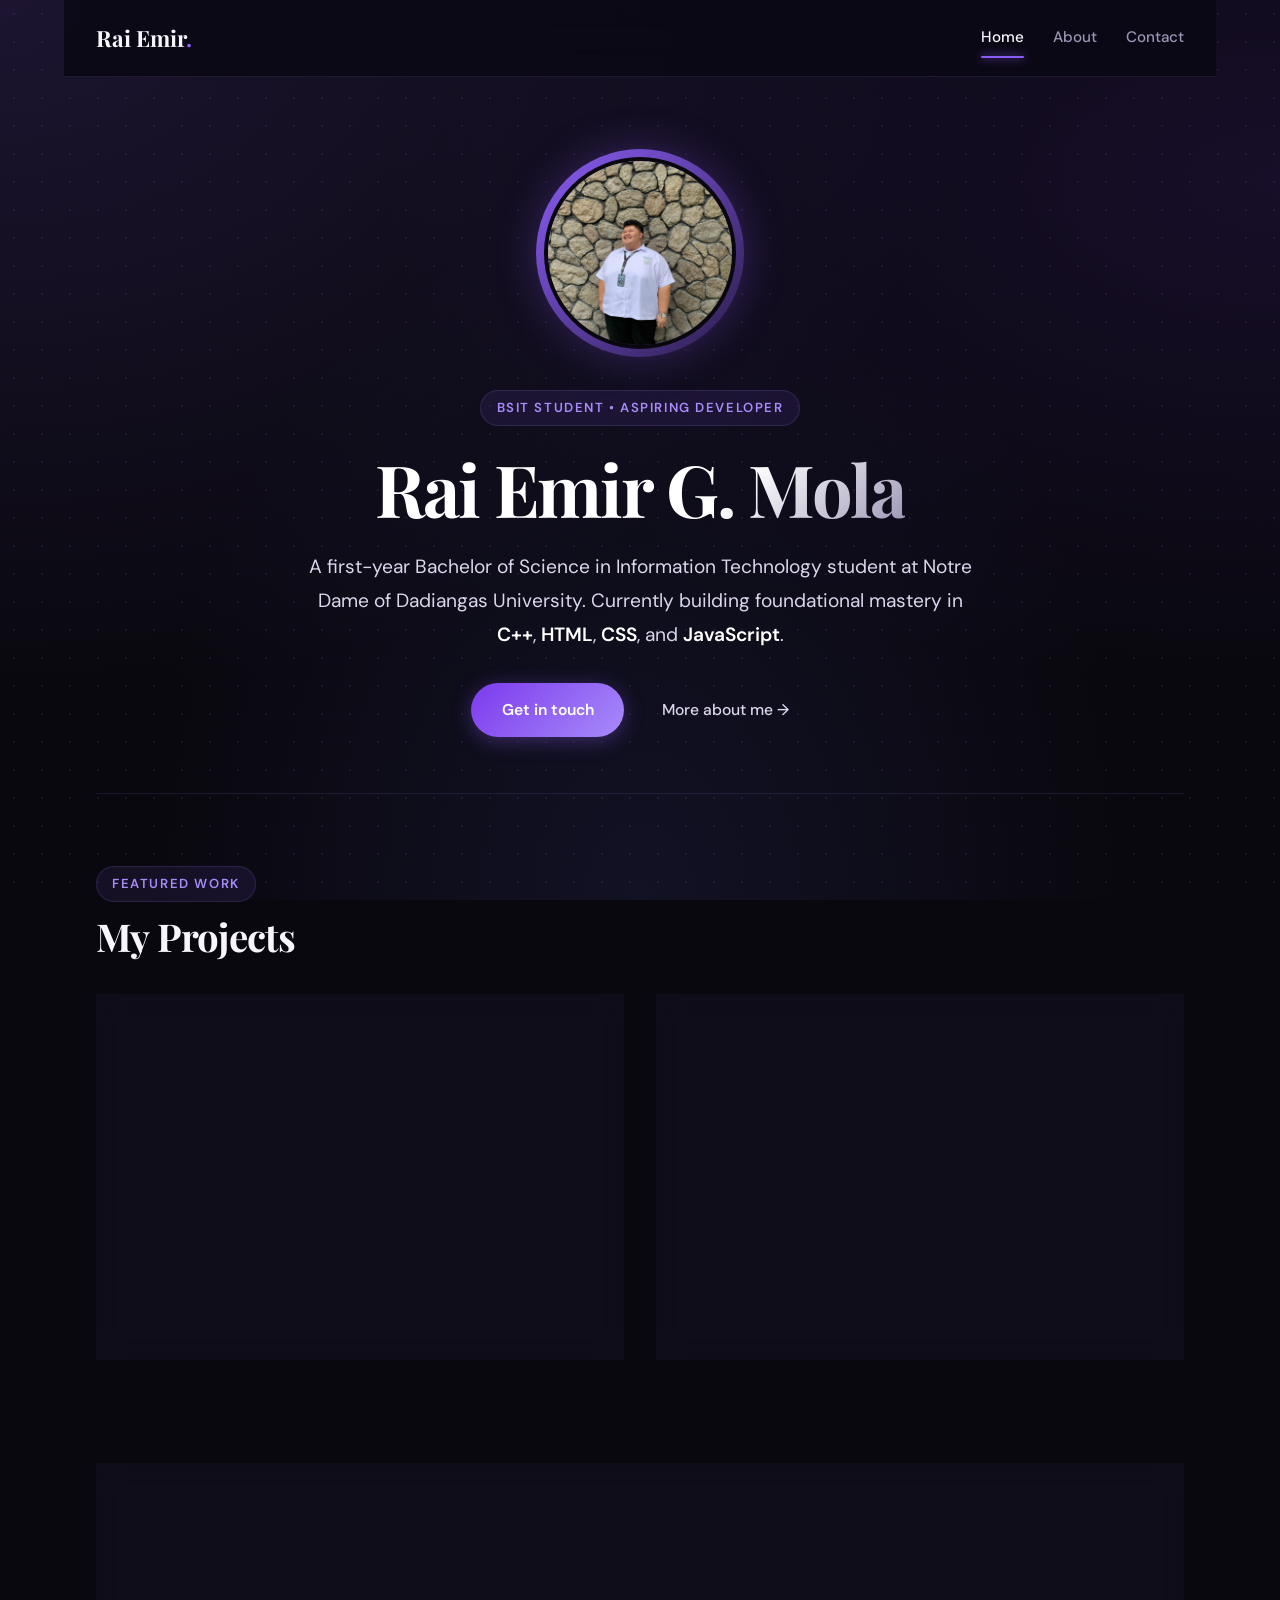
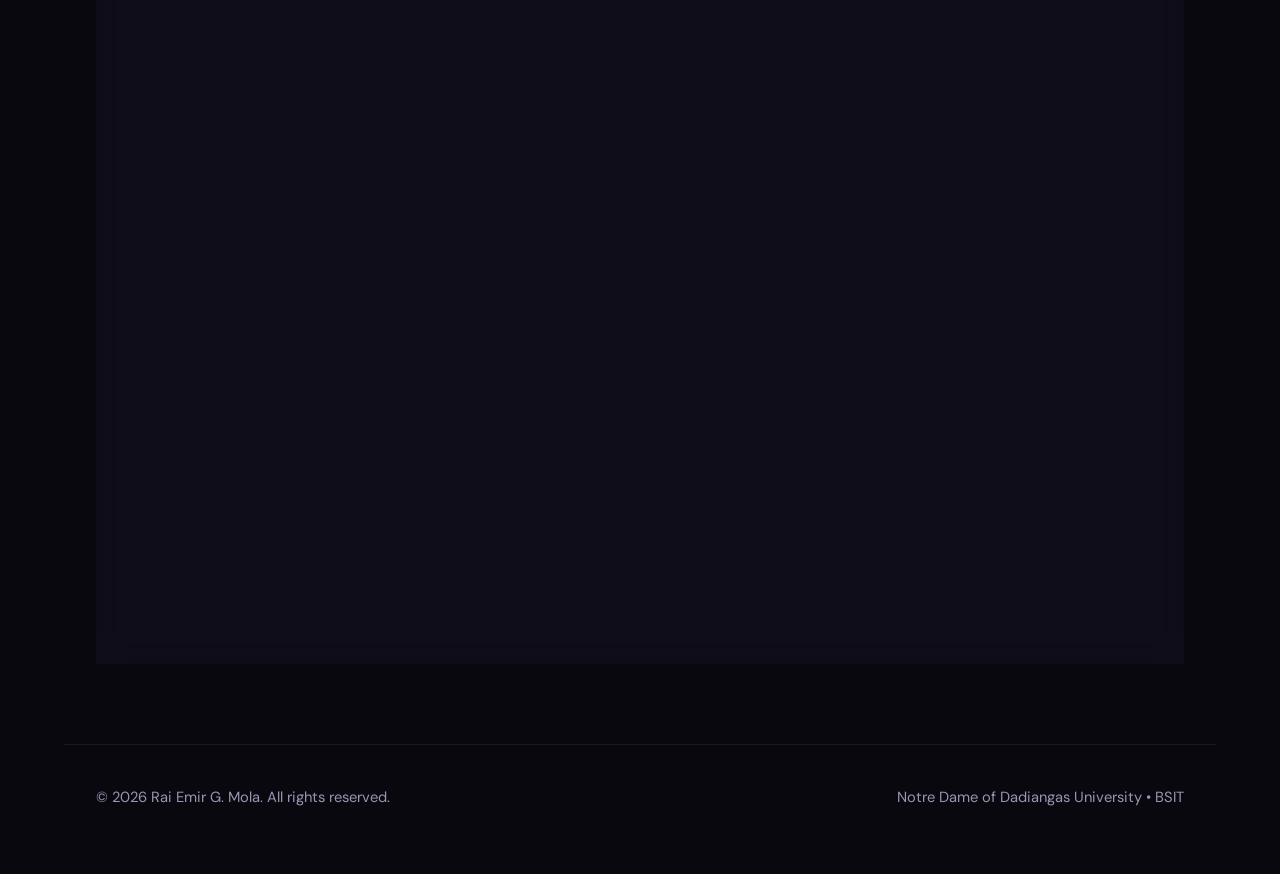
<file: index.html>
<!DOCTYPE html>
<html lang="en">
<head>
    <meta charset="utf-8">
    <meta name="viewport" content="width=device-width, initial-scale=1.0">
    <title>Rai Emir G. Mola - Portfolio</title>
    <link rel="preconnect" href="https://fonts.googleapis.com">
    <link rel="preconnect" href="https://fonts.gstatic.com" crossorigin>
    <link href="https://fonts.googleapis.com/css2?family=DM+Sans:wght@400;500;600;700&family=Playfair+Display:wght@600;700&display=swap" rel="stylesheet">
    <link rel="stylesheet" href="style.css">
</head>
<body>

    <!-- Navigation -->
    <nav class="nav-container">
        <a href="index.html" class="nav-brand">Rai Emir<span>.</span></a>
        <div class="nav-links">
            <a href="index.html" aria-current="page">Home</a>
            <a href="about.html">About</a>
            <a href="#contact">Contact</a>
        </div>
    </nav>

    <main>
        <!-- Hero: Picture sa ITAAS, Pangalan sa IBABA -->
        <header class="hero">
            <div class="hero-avatar">
                <div class="avatar-glow">
                    <img src="images/me.jpg" alt="Photo of Rai Emir G. Mola" class="me">
                </div>
            </div>

            <div class="hero-content">
                <span class="greeting">BSIT Student &bull; Aspiring Developer</span>
                <h1>Rai Emir G. Mola</h1>
                <p class="hero-bio">
                    A first-year Bachelor of Science in Information Technology student at Notre Dame of Dadiangas University. Currently building foundational mastery in <strong>C++</strong>, <strong>HTML</strong>, <strong>CSS</strong>, and <strong>JavaScript</strong>.
                </p>
                <div class="hero-actions">
                    <a class="btn" href="#contact">Get in touch</a>
                    <a class="btn-secondary" href="about.html">More about me &rarr;</a>
                </div>
            </div>
        </header>

        <!-- Projects: 2-Column Grid -->
        <section class="projects-section">
            <div class="section-header">
                <span class="section-tag">Featured Work</span>
                <h2 id="projects">My Projects</h2>
            </div>

            <div class="projects-grid">
                <article class="project">
                    <div class="project-tag">C++ &bull; Algorithms</div>
                    <h3>Matrix Addition and Subtraction</h3>
                    <p>A C++ program that validates matrix dimensions up to 10&times;10 and performs element-wise addition and subtraction based on user input. Displays calculated sum and difference neatly side-by-side.</p>
                    <div class="project-learning">
                        <strong>Key Learnings:</strong> 2D array manipulation, nested iteration loops, and console formatting with <code>setw</code>.
                    </div>
                </article>

                <article class="project">
                    <div class="project-tag">C++ &bull; Data Processing</div>
                    <h3>ABC Corporation Sales Report Program</h3>
                    <p>A C++ program tracking monthly sales across five outlets using a 2D array, computing row/column totals for a comprehensive summary table, and evaluating top and bottom performers.</p>
                    <div class="project-learning">
                        <strong>Key Learnings:</strong> Multi-dimensional array aggregation, computing row/column sums, and min/max tracking logic.
                    </div>
                </article>
            </div>
        </section>

        <!-- Contact Section -->
        <section id="contact" class="contact-card">
            <div class="contact-text">
                <span class="section-tag">Let's Connect</span>
                <h2>Get in Touch</h2>
                <p>Have questions, academic collaboration opportunities, or just want to say hi? Feel free to reach out anytime!</p>
            </div>
            <div class="contact-action">
                <p class="contact-email">Email: <a href="mailto:raiemirmola@gmail.com">raiemirmola@gmail.com</a></p>
                <a class="btn" href="mailto:raiemirmola@gmail.com">Send an Email</a>
            </div>

            <form id="contactForm" class="contact-form">
                <label for="name">Name</label>
                <input id="name" name="name" type="text" required>

                <label for="email">Email</label>
                <input id="email" name="email" type="email" required>

                <label for="message">Message</label>
                <textarea id="message" name="message" required></textarea>

                <button type="submit" class="btn">Send Message</button>
                <p id="formMessage" aria-live="polite"></p>
            </form>
        </section>
    </main>

    <footer>
        <div class="footer-content">
            <p>&copy; 2026 Rai Emir G. Mola. All rights reserved.</p>
            <p class="footer-sub">Notre Dame of Dadiangas University &bull; BSIT</p>
        </div>
    </footer>

    <script src="script.js" defer></script>
</body>
</html>
</file>
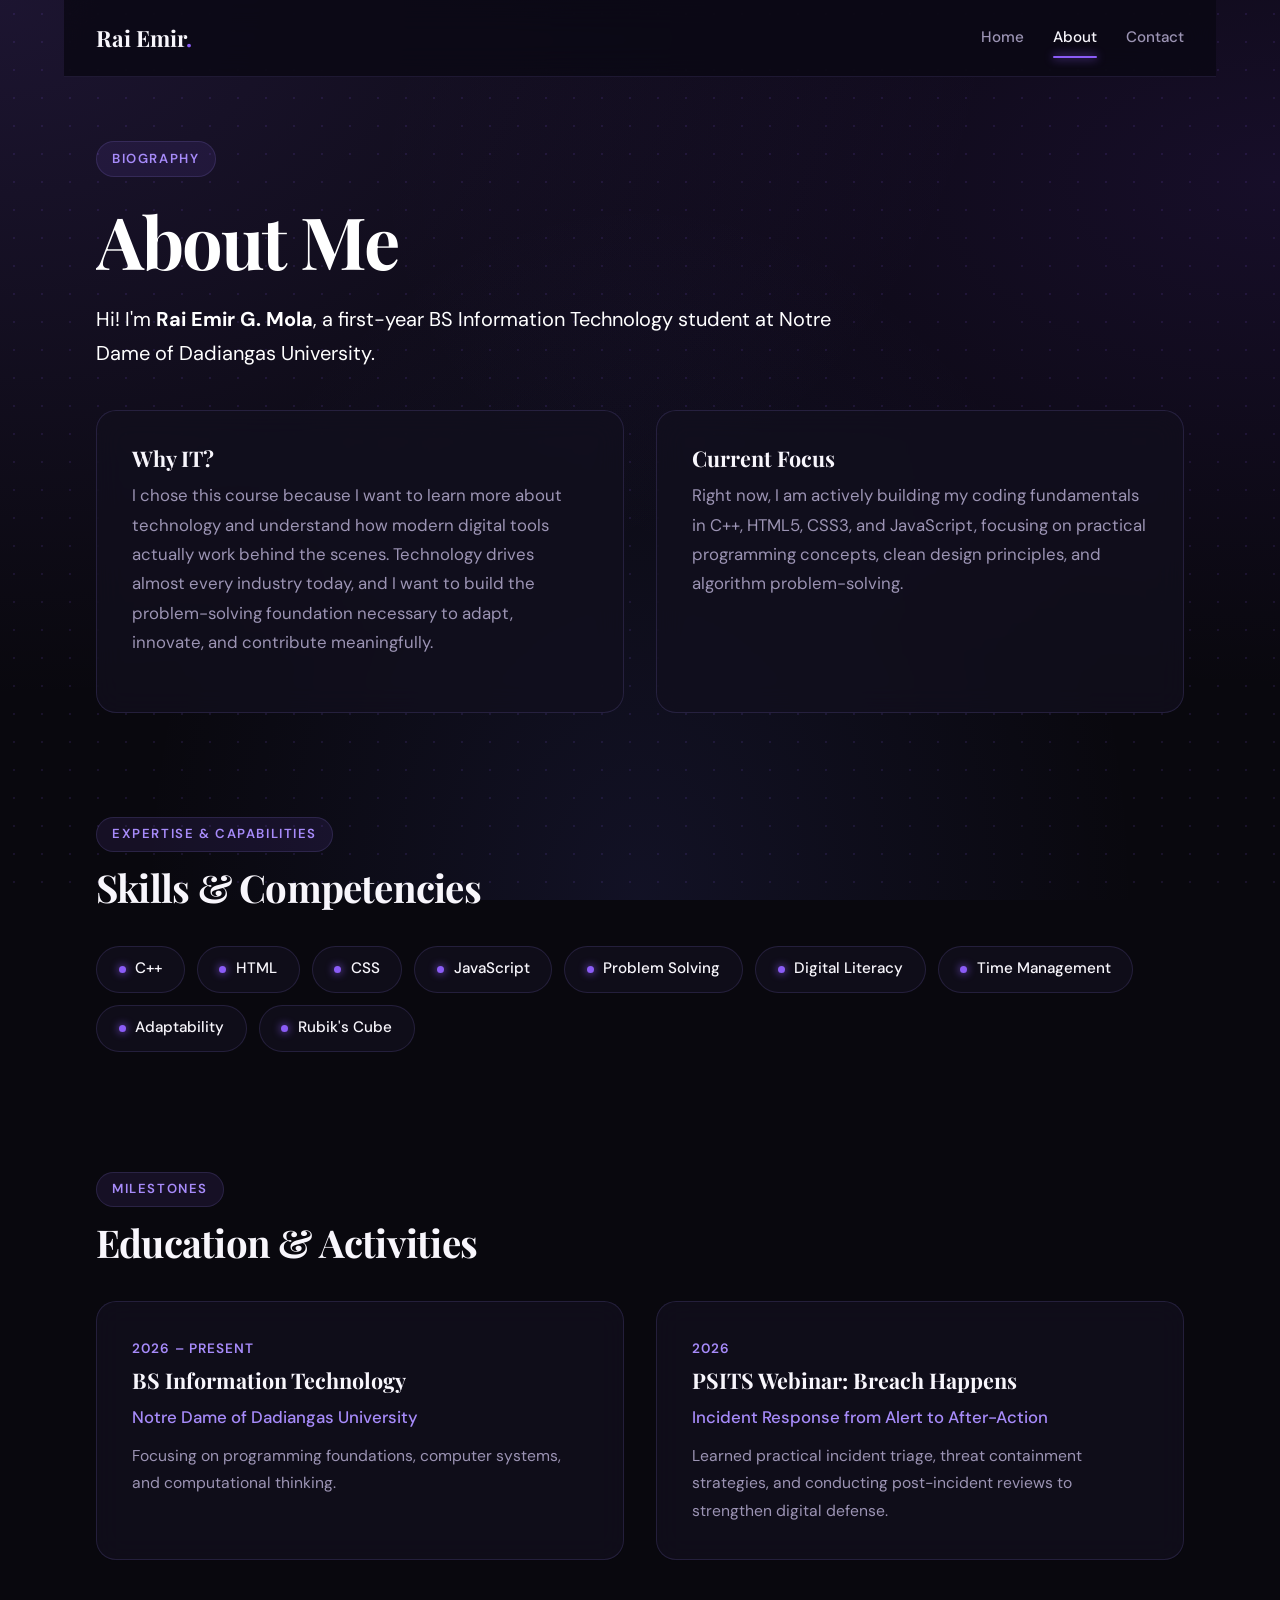
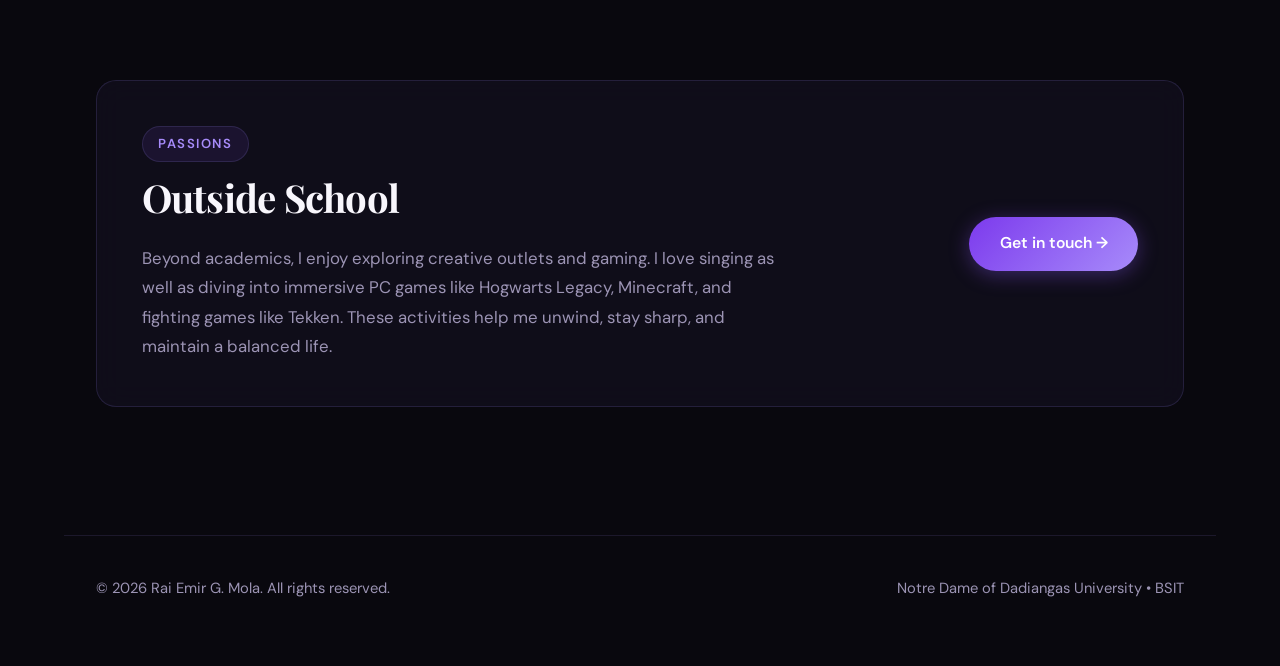
<file: about.html>
<!DOCTYPE html>
<html lang="en">
    <head>
        <meta charset="utf-8">
        <meta name="viewport" content="width=device-width, initial-scale=1.0">
        <title>About - Rai Emir G. Mola</title>
        <link rel="preconnect" href="https://fonts.googleapis.com">
        <link rel="preconnect" href="https://fonts.gstatic.com" crossorigin>
        <link href="https://fonts.googleapis.com/css2?family=DM+Sans:wght@400;500;600;700&family=Playfair+Display:wght@600;700&display=swap" rel="stylesheet">
        <link rel="stylesheet" href="style.css">
    </head>
    <body>
        <nav class="nav-container">
            <a href="index.html" class="nav-brand">Rai Emir<span>.</span></a>
            <div class="nav-links">
                <a href="index.html">Home</a>
                <a href="about.html" aria-current="page">About</a>
                <a href="index.html#contact">Contact</a>
            </div>
        </nav>

        <main>
            <header class="about-hero">
                <span class="section-tag">Biography</span>
                <h1>About Me</h1>
                <p class="about-lead">
                    Hi! I'm <strong>Rai Emir G. Mola</strong>, a first-year BS Information Technology student at Notre Dame of Dadiangas University.
                </p>
                
                <div class="about-grid">
                    <div class="about-card">
                        <h3>Why IT?</h3>
                        <p>I chose this course because I want to learn more about technology and understand how modern digital tools actually work behind the scenes. Technology drives almost every industry today, and I want to build the problem-solving foundation necessary to adapt, innovate, and contribute meaningfully.</p>
                    </div>
                    <div class="about-card">
                        <h3>Current Focus</h3>
                        <p>Right now, I am actively building my coding fundamentals in C++, HTML5, CSS3, and JavaScript, focusing on practical programming concepts, clean design principles, and algorithm problem-solving.</p>
                    </div>
                </div>
            </header>

            <section class="content-section">
                <div class="section-header">
                    <span class="section-tag">Expertise &amp; Capabilities</span>
                    <h2>Skills &amp; Competencies</h2>
                </div>
                <ul class="skills">
                    <li><span class="skill-dot"></span>C++</li>
                    <li><span class="skill-dot"></span>HTML</li>
                    <li><span class="skill-dot"></span>CSS</li>
                    <li><span class="skill-dot"></span>JavaScript</li>
                    <li><span class="skill-dot"></span>Problem Solving</li>
                    <li><span class="skill-dot"></span>Digital Literacy</li>
                    <li><span class="skill-dot"></span>Time Management</li>
                    <li><span class="skill-dot"></span>Adaptability</li>
                    <li><span class="skill-dot"></span>Rubik's Cube</li>
                </ul>
            </section>

            <section class="content-section">
                <div class="section-header">
                    <span class="section-tag">Milestones</span>
                    <h2>Education &amp; Activities</h2>
                </div>
                <div class="entries-grid">
                    <div class="entry-card">
                        <span class="entry-date">2026 &ndash; Present</span>
                        <h3>BS Information Technology</h3>
                        <p class="entry-institution">Notre Dame of Dadiangas University</p>
                        <p class="entry-desc">Focusing on programming foundations, computer systems, and computational thinking.</p>
                    </div>
                    <div class="entry-card">
                        <span class="entry-date">2026</span>
                        <h3>PSITS Webinar: Breach Happens</h3>
                        <p class="entry-institution">Incident Response from Alert to After-Action</p>
                        <p class="entry-desc">Learned practical incident triage, threat containment strategies, and conducting post-incident reviews to strengthen digital defense.</p>
                    </div>
                </div>
            </section>

            <section class="content-section">
                <div class="outside-card">
                    <div class="outside-text">
                        <span class="section-tag">Passions</span>
                        <h2>Outside School</h2>
                        <p>Beyond academics, I enjoy exploring creative outlets and gaming. I love singing as well as diving into immersive PC games like Hogwarts Legacy, Minecraft, and fighting games like Tekken. These activities help me unwind, stay sharp, and maintain a balanced life.</p>
                    </div>
                    <div class="outside-action">
                        <a class="btn" href="index.html#contact">Get in touch &rarr;</a>
                    </div>
                </div>
            </section>
        </main>

        <footer>
            <div class="footer-content">
                <p>&copy; 2026 Rai Emir G. Mola. All rights reserved.</p>
                <p class="footer-sub">Notre Dame of Dadiangas University &bull; BSIT</p>
            </div>
        </footer>

        <script src="script.js" defer></script>
    </body>
</html>
</file>
<file: style.css>
:root {
    --bg: #09080e;
    --bg-dots: radial-gradient(rgba(139, 92, 246, 0.12) 1px, transparent 1px);
    --card: rgba(18, 15, 30, 0.75);
    --card-hover: rgba(26, 21, 44, 0.95);
    --card-border: rgba(164, 143, 255, 0.15);
    --card-border-hover: rgba(164, 143, 255, 0.4);
    --ink: #f8f6fc;
    --ink-secondary: #dcd6ec;
    --muted: #9c94b4;
    --line: rgba(164, 143, 255, 0.12);
    --accent: #8b5cf6;
    --accent-light: #a78bfa;
    --accent-glow: rgba(139, 92, 246, 0.35);
    --accent-soft: rgba(139, 92, 246, 0.1);
    --radius-xl: 1.25rem;
    --radius-lg: 0.85rem;
    --radius-full: 9999px;
    --font-heading: "Playfair Display", Georgia, serif;
    --font-body: "DM Sans", system-ui, -apple-system, sans-serif;
}

*, *::before, *::after {
    box-sizing: border-box;
}

html {
    scroll-behavior: smooth;
    scroll-padding-top: 5rem;
}
body {
    margin: 0;
    background-color: var(--bg);
    background-image:
        radial-gradient(at 0% 0%, rgba(139, 92, 246, 0.15) 0px, transparent 55%),
        radial-gradient(at 100% 20%, rgba(124, 58, 237, 0.12) 0px, transparent 50%),
        radial-gradient(at 50% 100%, rgba(99, 102, 241, 0.1) 0px, transparent 55%),
        var(--bg-dots);
    background-size: 100% 100%, 100% 100%, 100% 100%, 28px 28px;
    background-attachment:fixed;
    color: var(--ink);
    font-family: var(--font-body);
    font-size: 1.05rem;
    line-height: 1.7;
    -webkit-font-smoothing: antialiased;
}

main, footer {
    max-width: 72rem;
    margin: 0 auto;
    padding-left: 2rem;
    padding-right: 2rem;
}

nav.nav-container {
    max-width: 72rem;
    margin: 0 auto;
    display: flex;
    justify-content: space-between;
    align-items: center;
    padding: 1.2rem 2rem;
    position: sticky;
    top: 0;
    z-index: 100;
    background: rgba(11, 9, 20, 0.85);
    backdrop-filter: blur(16px);
    -webkit-backdrop-filter: blur(16px);
    border-bottom: 1px solid var(--line);
}

.nav-brand {
    font-family: var(--font-heading);
    font-size: 1.4rem;
    font-weight: 700;
    color: var(--ink);
    text-decoration: none;
}

.nav-brand span {
    color: var(--accent);
}

.nav-links {
    display: flex;
    gap: 1.8rem;
    align-items: center;
}

.nav-links a {  
    text-decoration: none;
    color: var(--muted);
    font-size: 0.95rem;
    font-weight: 500;
    transition: color 0.2s ease;
    position: relative;
    padding: 0.3rem 0;
}

.nav-links a:hover,
.nav-links a[aria-current="page"]{
    color: var(--ink);
}

.nav-links a[aria-current="page"]::after{
    content: "";
    position: absolute;
    bottom: -2px;
    left: 0;
    width: 100%;
    height: 2px;
    background: var(--accent);
    border-radius: var(--radius-full);
    box-shadow: 0 0 10px var(--accent);
}

h1, h2, h3 {
    font-family: var(--font-heading);
    color: var(--ink);
    line-height: 1.18;
    margin: 0;
}

h1 {
    font-family: var(--font-heading);
    font-size: clamp(2.6rem, 7vw, 4.5rem);
    letter-spacing: -0.03em;
    margin: 0.5rem 0 1.2rem;
    background: linear-gradient(135deg, #ffffff 65%, var(--muted));
    background-clip: text;
    -webkit-background-clip: text;
    -webkit-text-fill-color: transparent;
}

h2 {
    font-size: clamp(1.8rem, 4vw, 2.4rem);
    letter-spacing: -0.02em;
    margin-bottom: 1.5rem;
}

h3 {
    font-size: 1.35rem;
    margin-bottom: 0.6rem;
    color: var(--ink);
}

p {
    color: var(--muted);
    margin: 0 0 1.2rem;
    line-height: 1.75;
}

a {
    color: var(--accent-light);
    text-decoration: none;
    transition: opacity 0.2s ease;
}

a:hover {
    opacity: 0.85;
}

.section-tag, .greeting {
    display: inline-flex;
    align-items: center;
    font-size: 0.82rem;
    font-weight: 600;
    letter-spacing: 0.12em;
    text-transform: uppercase;
    color: var(--accent-light);
    background: var(--accent-soft);
    border: 1px solid var(--card-border);
    padding: 0.35rem 0.95rem;
    border-radius: var(--radius-full);
    margin-bottom: 0.8rem;
}

.hero {
    display: flex;
    flex-direction: column;
    align-items: center;
    text-align: center;
    padding: 4.5rem 0 3.5rem;
    border-bottom: 1px solid var(--line);
}

.hero-avatar {
    margin-bottom: 1.5rem;
}

.avatar-glow {
    position: relative;
    border-radius: 50%;
    padding: 8px;
    background: linear-gradient(135deg, var(--accent) 0%, rgba(139, 92, 246, 0.2) 100%);
    box-shadow: 0 0 45px -5px var(--accent-glow);
    display: inline-block;
}

.hero-avatar img,
.me {
    width: 12rem;
    height: 12rem;
    max-width: 12rem;
    max-height: 12rem;
    object-fit: cover;
    border-radius: 50%;
    border: 4px solid var(--bg);
    display: block;
    transition: transform 0.3s ease;
}
.hero-avatar img:hover,
.me:hover {
    transform: scale(1.03);
}

.hero-content {
    display: flex;
    flex-direction: column;
    align-items: center;
}

.hero-bio {
    font-size: 1.2rem;
    color: var(--ink-secondary);
    max-width: 42rem;
    margin: 0 auto 2rem;
}

.hero-bio strong {
    color: #ffffff;
    font-weight: 600;
}

.hero-actions {
    display: flex;
    gap: 1.2rem;
    justify-content: center;
    align-items: center;
}

.btn {
    display: inline-flex;
    align-items: center;
    justify-content: center;
    background: linear-gradient(135deg, #7c3aed 0%, #a78bfa 100%);
    color: #ffffff !important;
    padding: 0.85rem 1.9rem;
    border-radius: var(--radius-full);
    text-decoration: none;
    font-weight: 600;
    font-size: 0.98rem;
    box-shadow: 0 4px 20px var(--accent-glow);
    transition: transform 0.25s ease, box-shadow 0.25s ease;
}

.btn:hover {
    transform: translateY(-2px);
    box-shadow: 0 8px 28px var(--accent-glow);
}

.btn-secondary {
    color: var(--ink-secondary);
    font-size: 0.98rem;
    font-weight: 500;
    padding: 0.85rem 1.2rem;
}

.btn-secondary:hover {
    color: #ffffff;
}

.projects-section {
    padding: 4.5rem 0;
}

.section-header {
    margin-bottom: 2.2rem;
}

.projects-grid {
    display: grid;
    grid-template-columns: repeat(auto-fit, minmax(340px, 1fr));
    gap: 2rem;
}

.project {
    background: var(--card);
    backdrop-filter: blur(14px);
    -webkit-backdrop-filter: blur(14px);
    border: 1px solid var(--card-border);
    border-radius: var(--radius-xl);
    padding: 2.2rem;
    display: flex;
    flex-direction: column;
    justify-content: space-between;
    transition: transform 0.3s ease, border-color 0.3s ease, box-shadow 0.3s ease;
    position: relative;
    overflow: hidden;
}

.project::before {
    content: "";
    position: absolute;
    top: 0;
    left: 0;
    right: 0;
    height: 3px;
    background: linear-gradient(90deg, var(--accent), transparent);
    opacity: 0;
    transition: opacity 0.3s ease;
}

.project:hover {
    transform: translateY(-5px);
    border-color: var(--card-border-hover);
    box-shadow: 0 16px 36px -10px var(--accent-glow);
    background: var(--card-hover);
}

.project:hover::before {
    opacity: 1;
}

.project-tag {
    font-size: 0.8rem;
    font-weight: 600;
    text-transform: uppercase;
    letter-spacing: 0.08em;
    color: var(--accent-light);
    margin-bottom: 0.8rem;
}

.project p {
    font-size: 1.02rem;
    margin-bottom: 1.5rem;
}

.project-learning {
    background: rgba(255, 255, 255, 0.03);
    border: 1px solid var(--line);
    border-radius: var(--radius-lg);
    padding: 1rem 1.2rem;
    font-size: 0.92rem;
    color: var(--ink-secondary);
}

.project-learning strong {
    color: var(--accent-light);
}

code {
    background: rgba(139, 92, 246, 0.15);
    color: var(--accent-light);
    padding: 0.15rem 0.45rem;
    border-radius: 4px;
    font-family: ui-monospace, SFMono-Regular, monospace;
    font-size: 0.9rem;
}

.contact-card {
    background: var(--card);
    backdrop-filter: blur(14px);
    -webkit-backdrop-filter: blur(14px);
    border: 1px solid var(--card-border);
    border-radius: var(--radius-xl);
    padding: 3rem;
    margin: 2rem 0 5rem;
    display: flex;
    justify-content: space-between;
    align-items: center;
    gap: 3rem;
}

.contact-text p {
    font-size: 1.1rem;
    margin-bottom: 0;
    max-width: 32rem;
}

.contact-action {
    text-align: right;
    flex-shrink: 0;
}

.contact-email {
    font-size: 0.95rem;
    margin-bottom: 1rem;
}

.about-hero {
    padding: 4rem 0 2rem;
}

.about-lead {
    font-size: 1.25rem;
    color: var(--ink-secondary);
    max-width: 48rem;
    margin-bottom: 2.5rem;
    line-height: 1.7;
}

.about-lead {
    color: #ffffff;
}

.about-grid,
.entries-grid {
    display: grid;
    grid-template-columns: repeat(auto-fit, minmax(320px, 1fr));
    gap: 2rem;
    margin-bottom: 3.5rem;
}

.about-card,
.entry-card {
    background: var(--card);
    backdrop-filter: blur(14px);
    -webkit-backdrop-filter: blur(14px);
    border: 1px solid var(--card-border);
    border-radius: var(--radius-xl);
    padding: 2.2rem;
    transition: transform 0.3s ease, border-color 0.3s ease;
}

.about-card:hover,
.entry-card:hover {
    transform: translateY(-4px);
    border-color: var(--card-border-hover);
}

.about-card h3,
.entry-card h3 {
    margin-top: 0;
    color: var(--ink);
    font-size: 1.35rem;
}

.content-section {
    padding: 1rem 0 3rem;
}

.skills {
    display: flex;
    flex-wrap: wrap;
    gap: 0.75rem;
    padding: 0;
    list-style: none;
    margin: 1.5rem 0 3.5rem;
}

.skills li {
    background: var(--card);
    border: 1px solid var(--card-border);
    color: var(--ink);
    padding: 0.6rem 1.35rem;
    border-radius: var(--radius-full);
    font-size: 0.95rem;
    font-weight: 500;
    display: inline-flex;
    align-items: center;
    gap: 0.6rem;
    transition: all 0.25s ease;
    cursor: default;
}

.skill-dot {
    width: 7px;
    height: 7px;
    border-radius: 50%;
    background: var(--accent);
    box-shadow: 0 0 8px var(--accent);
}

.skills li:hover {
    border-color: var(--accent);
    background: var(--accent-soft);
    color: var(--accent-light);
    transform: translateY(-2px);
    box-shadow: 0 6px 16px var(--accent-glow);
}

.entry-date {
    color: var(--accent-light);
    font-size: 0.85rem;
    font-weight: 600;
    text-transform: uppercase;
    letter-spacing: 0.08em;
    display: block;
    margin-bottom: 0.5rem;
}

.entry-institution {
    color: var(--accent-light);
    font-weight: 500;
    margin-bottom: 0.6rem;
}

.entry-desc {
    font-size: 0.98rem;
    margin-bottom: 0;
}

.outside-card {
    background: var(--card);
    backdrop-filter: blur(14px);
    -webkit-backdrop-filter: blur(14px);
    border: 1px solid var(--card-border);
    border-radius: var(--radius-xl);
    padding: 2.8rem;
    display: flex;
    justify-content: space-between;
    align-items: center;
    gap: 3rem;
    margin-bottom: 5rem;
}

.outside-text p {
    font-size: 1.05rem;
    margin-bottom: 0;
    max-width: 40rem;
}

footer {
    border-top: 1px solid var(--line);
    padding: 2.5rem 2rem 4rem;
}

.footer-content {
    display: flex;
    justify-content: space-between;
    align-items: center;
    color: var(--muted);
    font-size: 0.92rem;
}

.footer-content p {
    margin: 0;
}

@media (max-width: 768px) {
  nav.nav-container { padding: 1rem 1.5rem; }
  .nav-links { gap: 1.1rem; }
  .hero-avatar img, .me { width: 10.5rem; height: 10.5rem; }
  .projects-grid, .about-grid, .entries-grid { grid-template-columns: 1fr; }
  .contact-card, .outside-card { flex-direction: column; text-align: center; gap: 1.5rem; }
  .contact-action { text-align: center; }
  .footer-content { flex-direction: column; gap: 0.5rem; text-align: center; }
}
/* ===== Para sa portfolio.js ===== */
.js .reveal {
    opacity: 0;
    transform: translateY(24px);
    transition: opacity 0.6s ease, transform 0.6s ease;
}

.js .reveal.in {
    opacity: 1;
    transform: none;
}

.skills li.reveal.in:hover,
.project.reveal.in:hover,
.about-card.reveal.in:hover,
.entry-card.reveal.in:hover {
    transform: translateY(-4px);
}

nav.nav-container.scrolled {
    box-shadow: 0 10px 30px -15px rgba(0, 0, 0, 0.7);
}

.me-fallback {
    display: grid;
    place-items: center;
    background: var(--accent-soft);
    color: var(--accent-light);
    font-family: var(--font-heading);
    font-size: 3.5rem;
    font-weight: 700;
}

.to-top {
    position: fixed;
    right: 1.5rem;
    bottom: 1.5rem;
    width: 3rem;
    height: 3rem;
    border-radius: 50%;
    border: 1px solid var(--card-border-hover);
    background: var(--card-hover);
    color: var(--accent-light);
    font-size: 1.2rem;
    cursor: pointer;
    opacity: 0;
    pointer-events: none;
    transform: translateY(10px);
    transition: opacity 0.3s ease, transform 0.3s ease;
    z-index: 90;
}

.to-top.show {
    opacity: 1;
    pointer-events: auto;
    transform: none;
}

a:focus-visible, button:focus-visible {
    outline: 3px solid var(--accent-light);
    outline-offset: 3px;
}

@media (prefers-reduced-motion: reduce) {
    html { scroll-behavior: auto; }
    .js .reveal { opacity: 1; transform: none; transition: none; }
}

/* ===== Contact form ===== */
.contact-card {
    flex-wrap: wrap;
}

.contact-form {
    flex: 1 1 100%;
    display: grid;
    gap: 0.75rem;
    border-top: 1px solid var(--line);
    padding-top: 2rem;
}

.contact-form label {
    color: var(--ink-secondary);
    font-weight: 500;
    font-size: 0.95rem;
}

.contact-form input,
.contact-form textarea {
    width: 100%;
    font: inherit;
    color: var(--ink);
    background: rgba(255, 255, 255, 0.04);
    border: 1px solid var(--card-border);
    border-radius: var(--radius-lg);
    padding: 0.8rem 1rem;
}

.contact-form textarea {
    min-height: 120px;
    resize: vertical;
}

.contact-form input:focus,
.contact-form textarea:focus {
    outline: none;
    border-color: var(--accent-light);
    box-shadow: 0 0 0 3px var(--accent-soft);
}

.contact-form .btn {
    justify-self: start;
    border: 0;
    cursor: pointer;
    font-family: inherit;
}

#formMessage {
    margin: 0;
    color: var(--accent-light);
    font-weight: 500;
}
</file>
